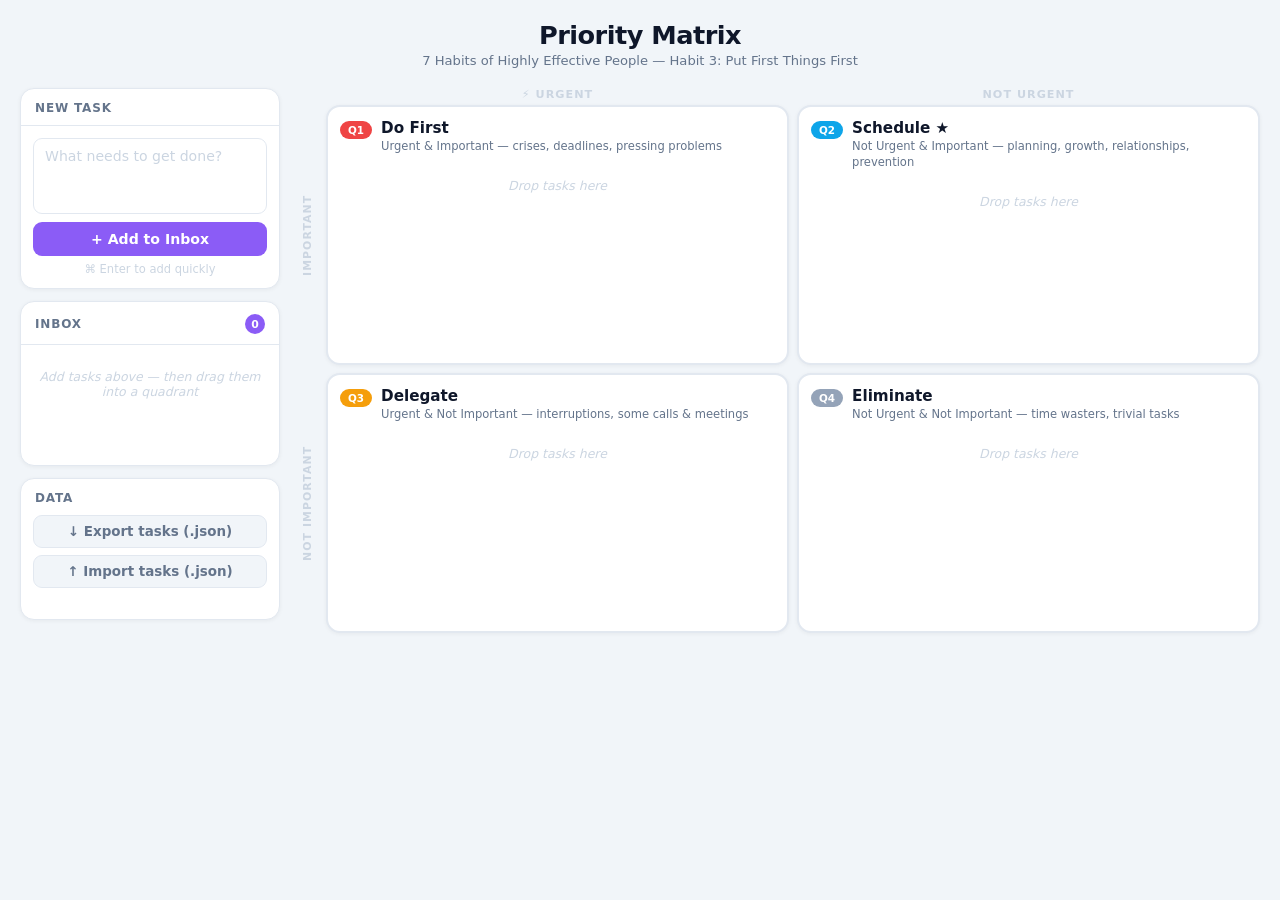
<file: index.html>
<!DOCTYPE html>
<html lang="en">
<head>
  <meta charset="UTF-8" />
  <meta name="viewport" content="width=device-width, initial-scale=1.0" />
  <title>Priority Matrix — 7 Habits</title>
  <style>
    :root {
      --q1:       #ef4444;
      --q1-bg:    #fff5f5;
      --q1-dim:   #fca5a5;
      --q2:       #0ea5e9;
      --q2-bg:    #f0f9ff;
      --q2-dim:   #7dd3fc;
      --q3:       #f59e0b;
      --q3-bg:    #fffbeb;
      --q3-dim:   #fcd34d;
      --q4:       #94a3b8;
      --q4-bg:    #f8fafc;
      --q4-dim:   #cbd5e1;
      --inbox:    #8b5cf6;
      --inbox-bg: #f5f3ff;
      --surface:  #ffffff;
      --bg:       #f1f5f9;
      --border:   #e2e8f0;
      --text:     #0f172a;
      --muted:    #64748b;
      --faint:    #cbd5e1;
    }

    *, *::before, *::after { box-sizing: border-box; margin: 0; padding: 0; }

    body {
      font-family: -apple-system, BlinkMacSystemFont, "Segoe UI", system-ui, sans-serif;
      background: var(--bg);
      min-height: 100vh;
      color: var(--text);
      padding: 20px;
    }

    /* ── Header ── */
    header {
      text-align: center;
      margin-bottom: 20px;
    }
    header h1 {
      font-size: 1.6rem;
      font-weight: 800;
      letter-spacing: -0.02em;
    }
    header p {
      color: var(--muted);
      font-size: 0.82rem;
      margin-top: 3px;
    }

    /* ── Layout ── */
    .layout {
      display: grid;
      grid-template-columns: 260px 1fr;
      gap: 16px;
      max-width: 1280px;
      margin: 0 auto;
      align-items: start;
    }

    /* ── Sidebar ── */
    .sidebar { display: flex; flex-direction: column; gap: 12px; }

    .card {
      background: var(--surface);
      border: 1px solid var(--border);
      border-radius: 14px;
      box-shadow: 0 1px 4px rgba(0,0,0,.05);
      overflow: hidden;
    }

    .card-head {
      display: flex;
      align-items: center;
      gap: 8px;
      padding: 12px 14px 10px;
      border-bottom: 1px solid var(--border);
    }
    .card-head h3 {
      font-size: 0.75rem;
      font-weight: 700;
      text-transform: uppercase;
      letter-spacing: .07em;
      color: var(--muted);
    }

    .badge {
      margin-left: auto;
      background: var(--inbox);
      color: #fff;
      font-size: 0.68rem;
      font-weight: 800;
      min-width: 20px;
      height: 20px;
      padding: 0 6px;
      border-radius: 99px;
      display: flex;
      align-items: center;
      justify-content: center;
    }

    /* Input */
    .input-body { padding: 12px; }
    textarea {
      width: 100%;
      padding: 9px 11px;
      border: 1.5px solid var(--border);
      border-radius: 9px;
      font: inherit;
      font-size: 0.88rem;
      resize: none;
      height: 76px;
      color: var(--text);
      transition: border-color .15s;
      display: block;
    }
    textarea::placeholder { color: var(--faint); }
    textarea:focus { outline: none; border-color: var(--inbox); }

    .add-btn {
      margin-top: 8px;
      width: 100%;
      padding: 9px;
      background: var(--inbox);
      color: #fff;
      border: none;
      border-radius: 9px;
      font: inherit;
      font-size: 0.88rem;
      font-weight: 700;
      cursor: pointer;
      transition: background .15s, transform .1s;
    }
    .add-btn:hover  { background: #7c3aed; }
    .add-btn:active { transform: scale(.97); }

    .hint-key {
      text-align: center;
      font-size: 0.72rem;
      color: var(--faint);
      margin-top: 6px;
    }

    /* Inbox */
    .inbox-body {
      padding: 10px;
      min-height: 120px;
      display: flex;
      flex-direction: column;
      gap: 6px;
    }

    .drop-hint {
      font-size: 0.78rem;
      color: var(--faint);
      font-style: italic;
      text-align: center;
      padding: 14px 0;
    }

    /* ── Matrix wrapper ── */
    .matrix-wrap { display: flex; flex-direction: column; gap: 0; }

    .axis-row {
      display: grid;
      grid-template-columns: 22px 1fr 1fr;
      gap: 8px;
      padding-bottom: 4px;
    }
    .axis-top {
      font-size: 0.7rem;
      font-weight: 800;
      text-transform: uppercase;
      letter-spacing: .09em;
      color: var(--faint);
      text-align: center;
    }

    .matrix-body {
      display: grid;
      grid-template-columns: 22px 1fr 1fr;
      grid-template-rows: 1fr 1fr;
      gap: 8px;
    }

    .axis-side {
      font-size: 0.68rem;
      font-weight: 800;
      text-transform: uppercase;
      letter-spacing: .1em;
      color: var(--faint);
      writing-mode: vertical-rl;
      transform: rotate(180deg);
      display: flex;
      align-items: center;
      justify-content: center;
    }

    /* ── Quadrant ── */
    .quadrant {
      border-radius: 14px;
      border: 2px solid var(--border);
      background: var(--surface);
      box-shadow: 0 1px 4px rgba(0,0,0,.05);
      min-height: 260px;
      display: flex;
      flex-direction: column;
      transition: border-color .15s, box-shadow .15s, background .15s;
      position: relative;
    }

    .q1 { --qc: var(--q1); --qbg: var(--q1-bg); }
    .q2 { --qc: var(--q2); --qbg: var(--q2-bg); }
    .q3 { --qc: var(--q3); --qbg: var(--q3-bg); }
    .q4 { --qc: var(--q4); --qbg: var(--q4-bg); }

    .quadrant::after {
      content: '';
      position: absolute;
      inset: 0;
      border-radius: 12px;
      background: var(--qbg);
      opacity: 0;
      transition: opacity .15s;
      pointer-events: none;
    }

    .quadrant.drag-over {
      border-color: var(--qc);
      box-shadow: 0 0 0 3px color-mix(in srgb, var(--qc) 25%, transparent);
    }
    .quadrant.drag-over::after { opacity: 1; }

    .q-head {
      padding: 12px 12px 6px;
      display: flex;
      align-items: flex-start;
      gap: 9px;
      position: relative;
      z-index: 1;
    }

    .q-pill {
      background: var(--qc);
      color: #fff;
      font-size: 0.65rem;
      font-weight: 900;
      padding: 3px 8px;
      border-radius: 99px;
      white-space: nowrap;
      flex-shrink: 0;
      margin-top: 2px;
    }

    .q-titles {}
    .q-name {
      font-size: 0.95rem;
      font-weight: 800;
      color: var(--text);
    }
    .q-desc {
      font-size: 0.72rem;
      color: var(--muted);
      margin-top: 1px;
      line-height: 1.4;
    }

    .q-tasks {
      padding: 4px 10px 10px;
      flex: 1;
      display: flex;
      flex-direction: column;
      gap: 5px;
      position: relative;
      z-index: 1;
    }

    /* ── Task card ── */
    .task {
      background: var(--surface);
      border: 1.5px solid var(--border);
      border-left: 3px solid var(--tc, var(--faint));
      border-radius: 8px;
      padding: 7px 8px 7px 9px;
      display: flex;
      align-items: flex-start;
      gap: 7px;
      cursor: grab;
      font-size: 0.84rem;
      transition: box-shadow .15s, opacity .15s;
      user-select: none;
    }

    /* Inbox tasks */
    #inbox .task { --tc: var(--inbox); }
    /* Quadrant tasks */
    .q1 .task { --tc: var(--q1); }
    .q2 .task { --tc: var(--q2); }
    .q3 .task { --tc: var(--q3); }
    .q4 .task { --tc: var(--q4); }

    .task:hover { box-shadow: 0 2px 10px rgba(0,0,0,.09); }
    .task.dragging { opacity: .35; cursor: grabbing; }

    .grip {
      color: var(--faint);
      font-size: 0.72rem;
      flex-shrink: 0;
      margin-top: 1px;
      line-height: 1.5;
    }

    .task-text {
      flex: 1;
      line-height: 1.45;
      color: #334155;
      word-break: break-word;
    }

    .task-done {
      background: none;
      border: none;
      cursor: pointer;
      font-size: 0.85rem;
      color: var(--faint);
      flex-shrink: 0;
      transition: color .15s;
      padding: 0;
      line-height: 1;
    }
    .task-done:hover { color: #22c55e; }

    .task-del {
      background: none;
      border: none;
      cursor: pointer;
      font-size: 1rem;
      color: var(--faint);
      flex-shrink: 0;
      transition: color .15s;
      padding: 0;
      line-height: 1;
    }
    .task-del:hover { color: var(--q1); }

    .task.completed .task-text {
      text-decoration: line-through;
      color: var(--faint);
    }

    /* ── Export / Import ── */
    .data-card .card-head { border-bottom: none; padding-bottom: 0; }
    .data-btns { display: flex; flex-direction: column; gap: 7px; padding: 10px 12px 12px; }

    .btn-export, .btn-import {
      width: 100%;
      padding: 8px 12px;
      border-radius: 9px;
      font: inherit;
      font-size: 0.84rem;
      font-weight: 600;
      cursor: pointer;
      display: flex;
      align-items: center;
      justify-content: center;
      gap: 7px;
      transition: background .15s, color .15s, transform .1s;
    }
    .btn-export:active, .btn-import:active { transform: scale(.97); }

    .btn-export {
      background: #f1f5f9;
      border: 1.5px solid var(--border);
      color: var(--muted);
    }
    .btn-export:hover { background: #e2e8f0; color: var(--text); }

    .btn-import {
      background: #f1f5f9;
      border: 1.5px solid var(--border);
      color: var(--muted);
    }
    .btn-import:hover { background: #e2e8f0; color: var(--text); }

    #import-input { display: none; }

    .import-err {
      font-size: 0.72rem;
      color: var(--q1);
      text-align: center;
      min-height: 1em;
    }

    /* ── Responsive ── */
    @media (max-width: 780px) {
      .layout { grid-template-columns: 1fr; }
      .matrix-body { grid-template-rows: auto auto; }
      .quadrant { min-height: 180px; }
    }
  </style>
</head>
<body>

<header>
  <h1>Priority Matrix</h1>
  <p>7 Habits of Highly Effective People &mdash; Habit 3: Put First Things First</p>
</header>

<div class="layout">

  <!-- ── Sidebar ── -->
  <aside class="sidebar">

    <div class="card">
      <div class="card-head"><h3>New Task</h3></div>
      <div class="input-body">
        <textarea id="task-input" placeholder="What needs to get done?"></textarea>
        <button class="add-btn" id="add-btn">+ Add to Inbox</button>
        <p class="hint-key">⌘ Enter to add quickly</p>
      </div>
    </div>

    <div class="card">
      <div class="card-head">
        <h3>Inbox</h3>
        <span class="badge" id="inbox-badge">0</span>
      </div>
      <div class="inbox-body" id="inbox"
        ondragover="dragOver(event)"
        ondragleave="dragLeave(event)"
        ondrop="drop(event,'inbox')">
        <p class="drop-hint" id="inbox-hint">Add tasks above &mdash; then drag them into a quadrant</p>
      </div>
    </div>

    <div class="card data-card">
      <div class="card-head"><h3>Data</h3></div>
      <div class="data-btns">
        <button class="btn-export" id="btn-export">↓ Export tasks (.json)</button>
        <button class="btn-import" id="btn-import">↑ Import tasks (.json)</button>
        <input type="file" id="import-input" accept=".json,application/json" />
        <p class="import-err" id="import-err"></p>
      </div>
    </div>

  </aside>

  <!-- ── Matrix ── -->
  <div class="matrix-wrap">

    <div class="axis-row">
      <span></span>
      <span class="axis-top">⚡ Urgent</span>
      <span class="axis-top">Not Urgent</span>
    </div>

    <div class="matrix-body">

      <span class="axis-side" style="grid-row:1">Important</span>

      <!-- Q1 -->
      <div class="quadrant q1"
        ondragover="dragOver(event)"
        ondragleave="dragLeave(event)"
        ondrop="drop(event,'q1')">
        <div class="q-head">
          <span class="q-pill">Q1</span>
          <div class="q-titles">
            <div class="q-name">Do First</div>
            <div class="q-desc">Urgent &amp; Important — crises, deadlines, pressing problems</div>
          </div>
        </div>
        <div class="q-tasks" id="q1">
          <p class="drop-hint">Drop tasks here</p>
        </div>
      </div>

      <!-- Q2 -->
      <div class="quadrant q2"
        ondragover="dragOver(event)"
        ondragleave="dragLeave(event)"
        ondrop="drop(event,'q2')">
        <div class="q-head">
          <span class="q-pill">Q2</span>
          <div class="q-titles">
            <div class="q-name">Schedule ★</div>
            <div class="q-desc">Not Urgent &amp; Important — planning, growth, relationships, prevention</div>
          </div>
        </div>
        <div class="q-tasks" id="q2">
          <p class="drop-hint">Drop tasks here</p>
        </div>
      </div>

      <span class="axis-side" style="grid-row:2">Not Important</span>

      <!-- Q3 -->
      <div class="quadrant q3"
        ondragover="dragOver(event)"
        ondragleave="dragLeave(event)"
        ondrop="drop(event,'q3')">
        <div class="q-head">
          <span class="q-pill">Q3</span>
          <div class="q-titles">
            <div class="q-name">Delegate</div>
            <div class="q-desc">Urgent &amp; Not Important — interruptions, some calls &amp; meetings</div>
          </div>
        </div>
        <div class="q-tasks" id="q3">
          <p class="drop-hint">Drop tasks here</p>
        </div>
      </div>

      <!-- Q4 -->
      <div class="quadrant q4"
        ondragover="dragOver(event)"
        ondragleave="dragLeave(event)"
        ondrop="drop(event,'q4')">
        <div class="q-head">
          <span class="q-pill">Q4</span>
          <div class="q-titles">
            <div class="q-name">Eliminate</div>
            <div class="q-desc">Not Urgent &amp; Not Important — time wasters, trivial tasks</div>
          </div>
        </div>
        <div class="q-tasks" id="q4">
          <p class="drop-hint">Drop tasks here</p>
        </div>
      </div>

    </div><!-- .matrix-body -->
  </div><!-- .matrix-wrap -->
</div><!-- .layout -->

<script>
  const ZONES = ['inbox','q1','q2','q3','q4'];
  let taskIdSeq = 0;
  let dragId = null;

  /* ── helpers ── */
  function esc(str) {
    const d = document.createElement('div');
    d.appendChild(document.createTextNode(str));
    return d.innerHTML;
  }

  function zone(id) { return document.getElementById(id); }

  function hint(zoneId) {
    return zone(zoneId).querySelector('.drop-hint');
  }

  function sync() {
    // inbox badge
    const inboxCount = zone('inbox').querySelectorAll('.task').length;
    document.getElementById('inbox-badge').textContent = inboxCount;

    // show/hide hints
    ZONES.forEach(id => {
      const z = zone(id);
      const tasks = z.querySelectorAll('.task');
      const h = hint(id);
      if (h) h.style.display = tasks.length ? 'none' : '';
    });

    save();
  }

  /* ── create card ── */
  function makeCard(text, id) {
    const el = document.createElement('div');
    el.className = 'task';
    el.draggable = true;
    el.dataset.id = id;
    el.innerHTML = `
      <span class="grip">⠿</span>
      <span class="task-text">${esc(text)}</span>
      <button class="task-done" title="Mark complete">✓</button>
      <button class="task-del"  title="Delete">×</button>
    `;
    el.addEventListener('dragstart', onDragStart);
    el.addEventListener('dragend',   onDragEnd);
    el.querySelector('.task-done').addEventListener('click', onComplete);
    el.querySelector('.task-del').addEventListener('click',  onDelete);
    return el;
  }

  /* ── add task ── */
  function addTask() {
    const inp = document.getElementById('task-input');
    const text = inp.value.trim();
    if (!text) { inp.focus(); return; }
    const id = ++taskIdSeq;
    zone('inbox').appendChild(makeCard(text, id));
    inp.value = '';
    inp.focus();
    sync();
  }

  document.getElementById('add-btn').addEventListener('click', addTask);
  document.getElementById('task-input').addEventListener('keydown', e => {
    if ((e.metaKey || e.ctrlKey) && e.key === 'Enter') addTask();
  });

  /* ── complete / delete ── */
  function onComplete(e) {
    const card = e.currentTarget.closest('.task');
    card.classList.toggle('completed');
    save();
  }

  function onDelete(e) {
    e.currentTarget.closest('.task').remove();
    sync();
  }

  /* ── drag & drop ── */
  function onDragStart(e) {
    dragId = this.dataset.id;
    this.classList.add('dragging');
    e.dataTransfer.effectAllowed = 'move';
    e.dataTransfer.setData('text/plain', dragId);
  }

  function onDragEnd() {
    this.classList.remove('dragging');
    document.querySelectorAll('.drag-over').forEach(el => el.classList.remove('drag-over'));
  }

  function dragOver(e) {
    e.preventDefault();
    e.dataTransfer.dropEffect = 'move';
    const target = dropTarget(e.currentTarget);
    if (target) target.classList.add('drag-over');
  }

  function dragLeave(e) {
    const target = dropTarget(e.currentTarget);
    if (target && !target.contains(e.relatedTarget)) {
      target.classList.remove('drag-over');
    }
  }

  function drop(e, zoneId) {
    e.preventDefault();
    document.querySelectorAll('.drag-over').forEach(el => el.classList.remove('drag-over'));
    if (!dragId) return;
    const card = document.querySelector(`.task[data-id="${dragId}"]`);
    if (!card) return;
    const dest = zone(zoneId);
    if (card.parentElement === dest) return; // same zone, no-op
    dest.appendChild(card);
    sync();
    dragId = null;
  }

  // Returns the highlightable container element for a drag event target
  function dropTarget(el) {
    return el.closest('.quadrant') || el.closest('#inbox') || null;
  }

  /* ── localStorage persistence ── */
  function save() {
    const data = {};
    ZONES.forEach(id => {
      data[id] = Array.from(zone(id).querySelectorAll('.task')).map(c => ({
        id:        parseInt(c.dataset.id, 10),
        text:      c.querySelector('.task-text').textContent,
        completed: c.classList.contains('completed'),
      }));
    });
    try { localStorage.setItem('pmx-v1', JSON.stringify(data)); } catch(_) {}
  }

  function load() {
    let data;
    try { data = JSON.parse(localStorage.getItem('pmx-v1')); } catch(_) {}
    if (!data) return;
    let maxId = 0;
    ZONES.forEach(id => {
      (data[id] || []).forEach(t => {
        const card = makeCard(t.text, t.id);
        if (t.completed) card.classList.add('completed');
        zone(id).appendChild(card);
        if (t.id > maxId) maxId = t.id;
      });
    });
    taskIdSeq = maxId;
    sync();
  }

  load();

  /* ── Export ── */
  function exportTasks() {
    const data = {};
    ZONES.forEach(id => {
      data[id] = Array.from(zone(id).querySelectorAll('.task')).map(c => ({
        id:        parseInt(c.dataset.id, 10),
        text:      c.querySelector('.task-text').textContent,
        completed: c.classList.contains('completed'),
      }));
    });
    const blob = new Blob([JSON.stringify(data, null, 2)], { type: 'application/json' });
    const url  = URL.createObjectURL(blob);
    const a    = document.createElement('a');
    const date = new Date().toISOString().slice(0, 10);
    a.href     = url;
    a.download = `priority-matrix-${date}.json`;
    a.click();
    URL.revokeObjectURL(url);
  }

  /* ── Import ── */
  function importTasks(file) {
    const errEl = document.getElementById('import-err');
    errEl.textContent = '';
    if (!file) return;
    const reader = new FileReader();
    reader.onload = e => {
      try {
        const data = JSON.parse(e.target.result);
        // validate top-level keys
        const valid = ZONES.every(id => !data[id] || Array.isArray(data[id]));
        if (!valid) throw new Error('Unexpected format');
        // clear all zones
        ZONES.forEach(id => {
          Array.from(zone(id).querySelectorAll('.task')).forEach(c => c.remove());
        });
        let maxId = 0;
        ZONES.forEach(id => {
          (data[id] || []).forEach(t => {
            if (!t.text) return;
            const card = makeCard(t.text, t.id || ++taskIdSeq);
            if (t.completed) card.classList.add('completed');
            zone(id).appendChild(card);
            if ((t.id || 0) > maxId) maxId = t.id;
          });
        });
        taskIdSeq = Math.max(taskIdSeq, maxId);
        sync();
      } catch (_) {
        errEl.textContent = 'Could not read file — make sure it\'s a valid export.';
      }
    };
    reader.readAsText(file);
  }

  document.getElementById('btn-export').addEventListener('click', exportTasks);

  document.getElementById('btn-import').addEventListener('click', () => {
    document.getElementById('import-input').click();
  });

  document.getElementById('import-input').addEventListener('change', e => {
    importTasks(e.target.files[0]);
    e.target.value = ''; // reset so the same file can be re-imported
  });
</script>
</body>
</html>
</file>
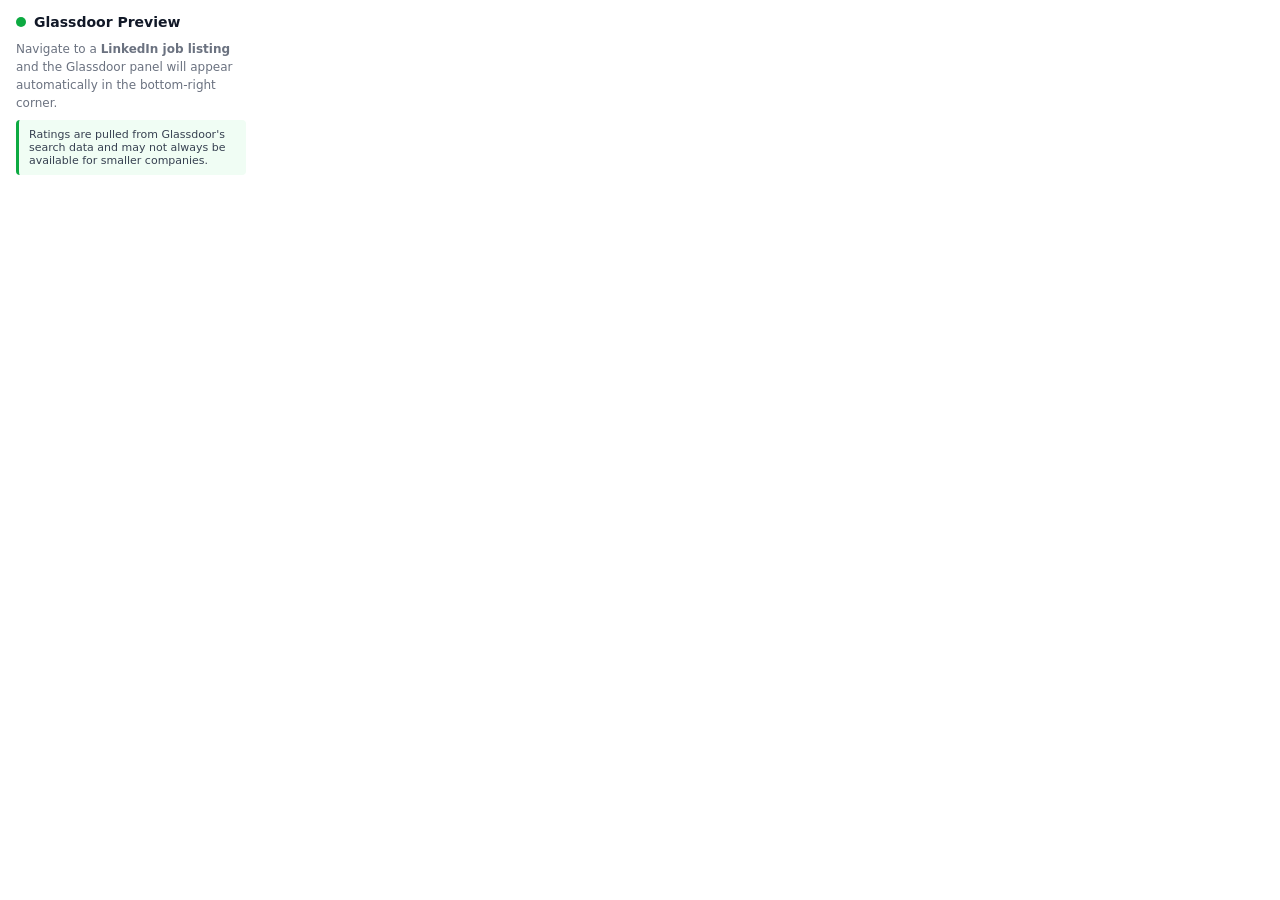
<file: chrome-extension/popup.html>
<!DOCTYPE html>
<html lang="en">
<head>
  <meta charset="UTF-8" />
  <style>
    body {
      width: 230px;
      padding: 14px 16px;
      font-family: -apple-system, BlinkMacSystemFont, "Segoe UI", system-ui, sans-serif;
      font-size: 13px;
      color: #111827;
      margin: 0;
    }
    .header {
      display: flex;
      align-items: center;
      gap: 8px;
      margin-bottom: 10px;
    }
    .dot {
      width: 10px;
      height: 10px;
      background: #0CAA41;
      border-radius: 50%;
      flex-shrink: 0;
    }
    h2 { font-size: 14px; font-weight: 700; margin: 0; }
    p  { color: #6b7280; line-height: 1.5; margin: 0 0 8px; font-size: 12px; }
    .tip {
      background: #f0fdf4;
      border-left: 3px solid #0CAA41;
      border-radius: 4px;
      padding: 8px 10px;
      font-size: 11px;
      color: #374151;
    }
  </style>
</head>
<body>
  <div class="header">
    <div class="dot"></div>
    <h2>Glassdoor Preview</h2>
  </div>
  <p>Navigate to a <strong>LinkedIn job listing</strong> and the Glassdoor panel will appear automatically in the bottom-right corner.</p>
  <div class="tip">Ratings are pulled from Glassdoor's search data and may not always be available for smaller companies.</div>
</body>
</html>
</file>
